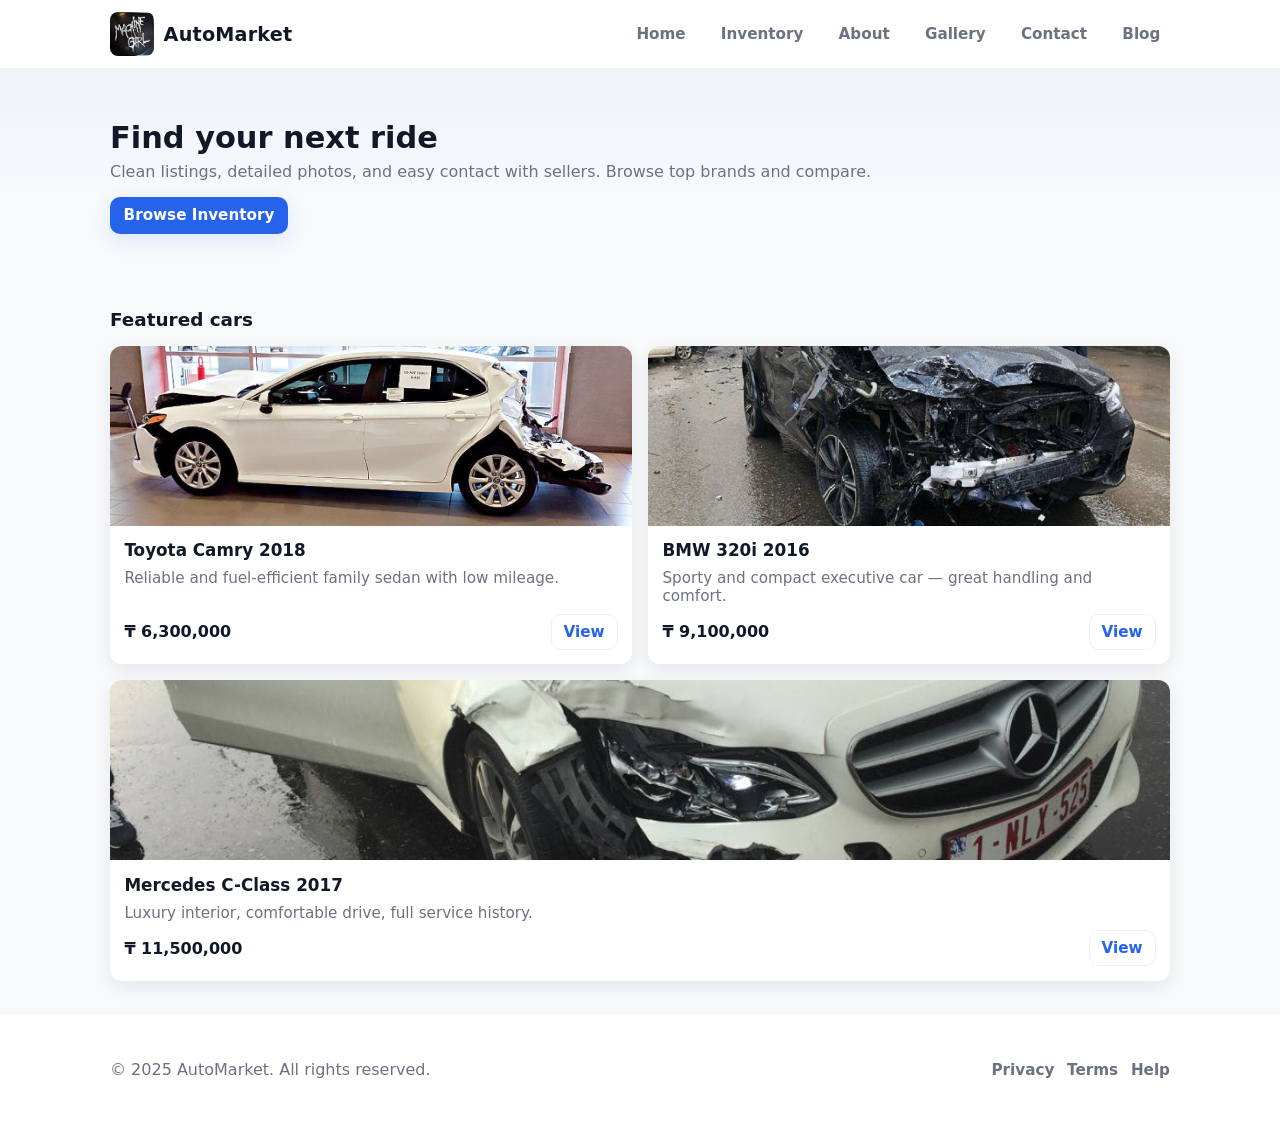
<file: index.html>
<!doctype html>
<html lang="en">
<head>
  <meta charset="utf-8" />
  <meta name="viewport" content="width=device-width,initial-scale=1" />
  <title>AutoMarket — Home</title>
  <link rel="stylesheet" href="styles.css" />
</head>
<body>

  
  <header class="site-header">
    <div class="container header-inner">
      
      <a href="index.html" class="logo" aria-label="AutoMarket home">
        <img src="logo.jpeg" alt="AutoMarket logo" class="logo-img" />
        <span class="logo-text">AutoMarket</span>
      </a>


      <nav class="nav" aria-label="Main navigation">
        <ul class="nav-list">
          <li><a href="index.html">Home</a></li>
          <li><a href="page2.html">Inventory</a></li>
          <li><a href="page3.html">About</a></li>
          <li><a href="page4.html">Gallery</a></li>
          <li><a href="page5.html">Contact</a></li>
          <li><a href="page6.html">Blog</a></li>
        </ul>
      </nav>
    </div>
  </header>

  <section class="hero">
    <div class="container">
      <h1>Find your next ride</h1>
      <p class="lead">Clean listings, detailed photos, and easy contact with sellers. Browse top brands and compare.</p>
      <a class="btn btn-primary" href="page2.html">Browse Inventory</a>
    </div>
  </section>


  <section class="container cards-section" aria-label="Featured cars">
    <h2 class="section-title">Featured cars</h2>

    <div class="cards-row" role="list">
      
      <article class="card" role="listitem">
        <img src="camry.jpg" alt="Toyota Camry front view" class="card-img" />
        <div class="card-body">
          <h3 class="card-title">Toyota Camry 2018</h3>
          <p class="card-text">Reliable and fuel-efficient family sedan with low mileage.</p>
          <div class="card-footer">
            <span class="price">₸ 6,300,000</span>
            <a class="btn btn-outline" href="#">View</a>
          </div>
        </div>
      </article>

      <article class="card" role="listitem">
        <img src="bmw.jpg" alt="BMW front view" class="card-img" />
        <div class="card-body">
          <h3 class="card-title">BMW 320i 2016</h3>
          <p class="card-text">Sporty and compact executive car — great handling and comfort.</p>
          <div class="card-footer">
            <span class="price">₸ 9,100,000</span>
            <a class="btn btn-outline" href="#">View</a>
          </div>
        </div>
      </article>

      <article class="card" role="listitem">
        <img src="mercedes.jpg" alt="Mercedes front view" class="card-img" />
        <div class="card-body">
          <h3 class="card-title">Mercedes C-Class 2017</h3>
          <p class="card-text">Luxury interior, comfortable drive, full service history.</p>
          <div class="card-footer">
            <span class="price">₸ 11,500,000</span>
            <a class="btn btn-outline" href="#">View</a>
          </div>
        </div>
      </article>
    </div>
  </section>

  <footer class="site-footer">
    <div class="container footer-inner">
      <p>© 2025 AutoMarket. All rights reserved.</p>
      <div class="footer-links">
        <a href="#">Privacy</a>
        <a href="#">Terms</a>
        <a href="#">Help</a>
      </div>
    </div>
  </footer>

</body>
</html>
</file>
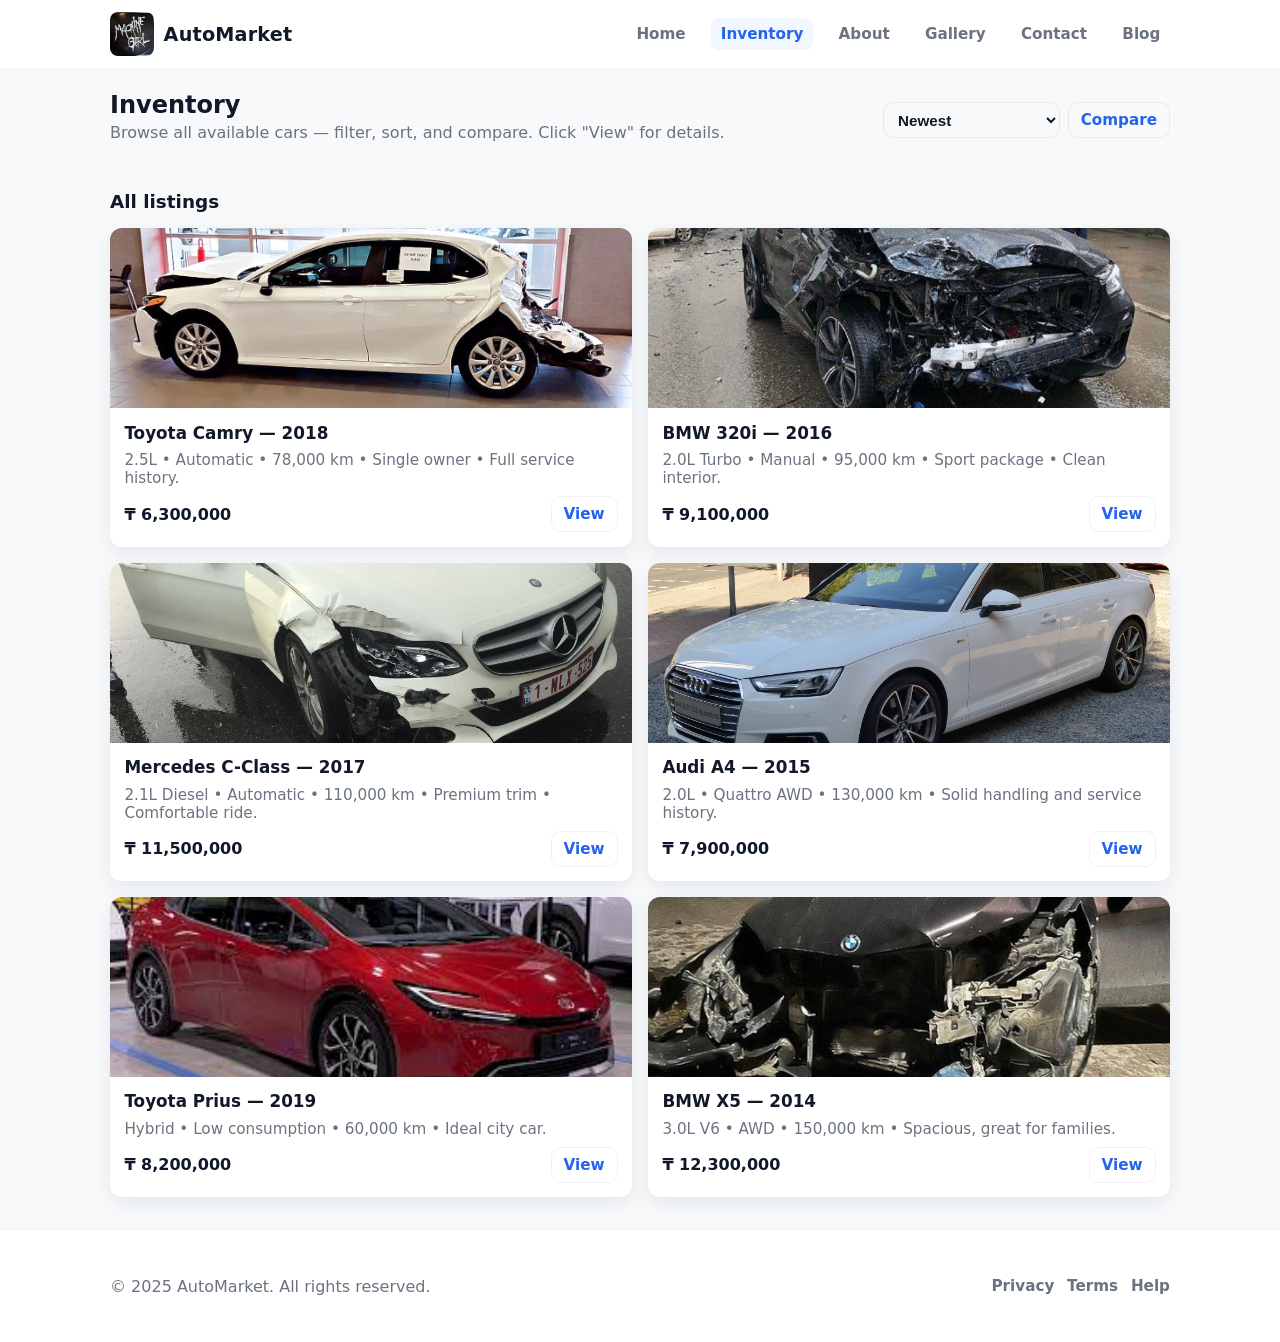
<file: page2.html>
<!doctype html>
<html lang="en">
<head>
  <meta charset="utf-8" />
  <meta name="viewport" content="width=device-width,initial-scale=1" />
  <title>AutoMarket — Inventory</title>
  <link rel="stylesheet" href="styles.css" />
</head>
<body>

  <header class="site-header">
    <div class="container header-inner">
      <a href="index.html" class="logo" aria-label="AutoMarket home">
        <img src="logo.jpeg" alt="AutoMarket logo" class="logo-img" />
        <span class="logo-text">AutoMarket</span>
      </a>

      <nav class="nav" aria-label="Main navigation">
        <ul class="nav-list">
          <li><a href="index.html">Home</a></li>
          <li><a class="active" href="page2.html">Inventory</a></li>
          <li><a href="page3.html">About</a></li>
          <li><a href="page4.html">Gallery</a></li>
          <li><a href="page5.html">Contact</a></li>
          <li><a href="page6.html">Blog</a></li>
        </ul>
      </nav>
    </div>
  </header>

  <section class="container" style="padding-top:1.25rem;">
    <div style="display:flex;align-items:center;justify-content:space-between;gap:1rem;flex-wrap:wrap;">
      <div>
        <h1 style="margin:.15rem 0 0;">Inventory</h1>
        <p class="lead" style="margin: .2rem 0 .6rem;">Browse all available cars — filter, sort, and compare. Click "View" for details.</p>
      </div>

      <div style="display:flex;gap:.5rem;align-items:center;">
        <select aria-label="Sort inventory" class="btn" style="padding:.45rem .6rem;border-radius:10px;border:1px solid rgba(15,23,42,0.06);font-weight:600;">
          <option value="recent">Newest</option>
          <option value="price-low">Price: Low → High</option>
          <option value="price-high">Price: High → Low</option>
          <option value="mileage">Lowest mileage</option>
        </select>
        <a class="btn btn-outline" href="#">Compare</a>
      </div>
    </div>
  </section>

  <main class="container cards-section" aria-label="Car listings">
    <h2 class="section-title">All listings</h2>

    <div class="cards-row" role="list">

      <article class="card" role="listitem">
        <img src="camry.jpg" alt="Toyota Camry 2018" class="card-img" />
        <div class="card-body">
          <h3 class="card-title">Toyota Camry — 2018</h3>
          <p class="card-text">2.5L • Automatic • 78,000 km • Single owner • Full service history.</p>
          <div class="card-footer">
            <span class="price">₸ 6,300,000</span>
            <a class="btn btn-outline" href="#">View</a>
          </div>
        </div>
      </article>


      <article class="card" role="listitem">
        <img src="bmw.jpg" alt="BMW 320i 2016" class="card-img" />
        <div class="card-body">
          <h3 class="card-title">BMW 320i — 2016</h3>
          <p class="card-text">2.0L Turbo • Manual • 95,000 km • Sport package • Clean interior.</p>
          <div class="card-footer">
            <span class="price">₸ 9,100,000</span>
            <a class="btn btn-outline" href="#">View</a>
          </div>
        </div>
      </article>


      <article class="card" role="listitem">
        <img src="mercedes.jpg" alt="Mercedes C-Class 2017" class="card-img" />
        <div class="card-body">
          <h3 class="card-title">Mercedes C-Class — 2017</h3>
          <p class="card-text">2.1L Diesel • Automatic • 110,000 km • Premium trim • Comfortable ride.</p>
          <div class="card-footer">
            <span class="price">₸ 11,500,000</span>
            <a class="btn btn-outline" href="#">View</a>
          </div>
        </div>
      </article>


      <article class="card" role="listitem">
        <img src="audi.jpeg" alt="Audi A4 2015" class="card-img" />
        <div class="card-body">
          <h3 class="card-title">Audi A4 — 2015</h3>
          <p class="card-text">2.0L • Quattro AWD • 130,000 km • Solid handling and service history.</p>
          <div class="card-footer">
            <span class="price">₸ 7,900,000</span>
            <a class="btn btn-outline" href="#">View</a>
          </div>
        </div>
      </article>


      <article class="card" role="listitem">
        <img src="prius.jpeg" alt="Toyota Prius 2019" class="card-img" />
        <div class="card-body">
          <h3 class="card-title">Toyota Prius — 2019</h3>
          <p class="card-text">Hybrid • Low consumption • 60,000 km • Ideal city car.</p>
          <div class="card-footer">
            <span class="price">₸ 8,200,000</span>
            <a class="btn btn-outline" href="#">View</a>
          </div>
        </div>
      </article>


      <article class="card" role="listitem">
        <img src="x5.jpg" alt="BMW X5 2014" class="card-img" />
        <div class="card-body">
          <h3 class="card-title">BMW X5 — 2014</h3>
          <p class="card-text">3.0L V6 • AWD • 150,000 km • Spacious, great for families.</p>
          <div class="card-footer">
            <span class="price">₸ 12,300,000</span>
            <a class="btn btn-outline" href="#">View</a>
          </div>
        </div>
      </article>
    </div>
  </main>


  <footer class="site-footer">
    <div class="container footer-inner">
      <p>© 2025 AutoMarket. All rights reserved.</p>
      <div class="footer-links">
        <a href="#">Privacy</a>
        <a href="#">Terms</a>
        <a href="#">Help</a>
      </div>
    </div>
  </footer>

</body>
</html>
</file>
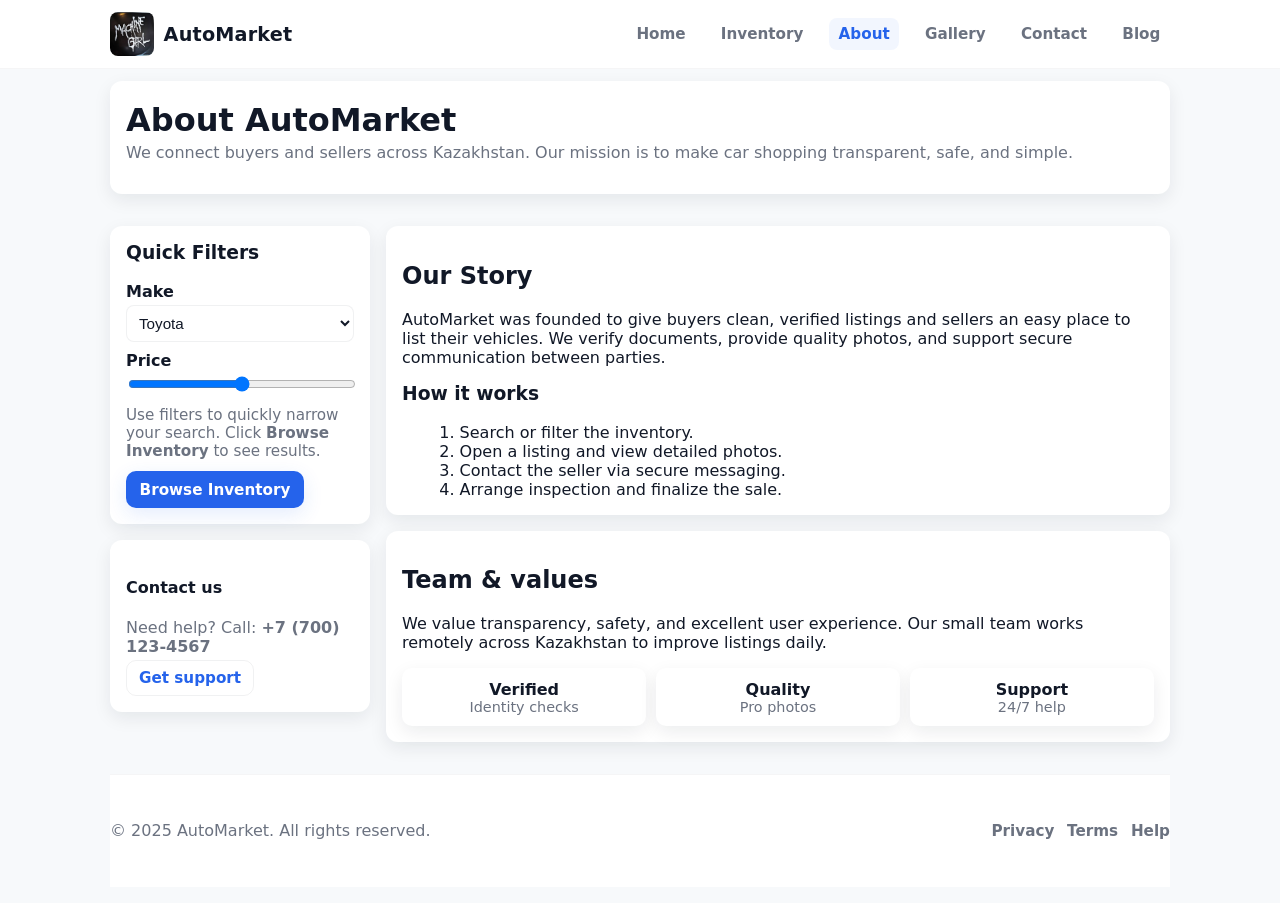
<file: page3.html>
<!doctype html>
<html lang="en">
<head>
  <meta charset="utf-8" />
  <meta name="viewport" content="width=device-width,initial-scale=1" />
  <title>AutoMarket — About (Grid layout)</title>
  <link rel="stylesheet" href="styles.css" />
  <style>
    
    .grid-page {
      display: grid;
      grid-template-columns: 260px 1fr;
      grid-template-rows: auto 1fr auto;
      grid-template-areas:
        "header header"
        "sidebar main"
        "footer footer";
      gap: 1rem;
      min-height: calc(100vh - 72px);
      align-items: start;
      padding-top: .75rem;
    }

    .grid-header { grid-area: header; background:transparent; padding:0; }
    .grid-sidebar { grid-area: sidebar; }
    .grid-main { grid-area: main; }
    .grid-footer { grid-area: footer; }

    .sidebar-card {
      background: white;
      border-radius: 12px;
      padding: 1rem;
      box-shadow: var(--surface-shadow);
    }
    .sidebar-card h3 { margin-top: 0; }

    .about-hero {
      background: white;
      border-radius: 12px;
      padding: 1rem;
      box-shadow: var(--surface-shadow);
      margin-bottom:1rem;
    }

    @media (max-width: 880px) {
      .grid-page {
        grid-template-columns: 1fr;
        grid-template-rows: auto auto 1fr auto;
        grid-template-areas:
          "header"
          "main"
          "sidebar"
          "footer";
      }
      .grid-sidebar { order: 3; }
    }
  </style>
</head>
<body>


  <header class="site-header">
    <div class="container header-inner">
      <a href="index.html" class="logo" aria-label="AutoMarket home">
        <img src="logo.jpeg" alt="AutoMarket logo" class="logo-img" />
        <span class="logo-text">AutoMarket</span>
      </a>

      <nav class="nav" aria-label="Main navigation">
        <ul class="nav-list">
          <li><a href="index.html">Home</a></li>
          <li><a href="page2.html">Inventory</a></li>
          <li><a class="active" href="page3.html">About</a></li>
          <li><a href="page4.html">Gallery</a></li>
          <li><a href="page5.html">Contact</a></li>
          <li><a href="page6.html">Blog</a></li>
        </ul>
      </nav>
    </div>
  </header>


  <div class="container grid-page" role="main">

    <div class="grid-header">
      <div class="about-hero">
        <h1 style="margin:.25rem 0;">About AutoMarket</h1>
        <p class="lead">We connect buyers and sellers across Kazakhstan. Our mission is to make car shopping transparent, safe, and simple.</p>
      </div>
    </div>


    <aside class="grid-sidebar">
      <div class="sidebar-card" aria-labelledby="sidebar-title">
        <h3 id="sidebar-title">Quick Filters</h3>
        <form>
          <label style="display:block;margin:.35rem 0 0.25rem;font-weight:700;">Make</label>
          <select style="width:100%;padding:.5rem;border-radius:8px;border:1px solid rgba(15,23,42,0.06);">
            <option>Toyota</option><option>BMW</option><option>Mercedes</option><option>Audi</option>
          </select>

          <label style="display:block;margin:.6rem 0 0.25rem;font-weight:700;">Price</label>
          <input type="range" min="0" max="20000000" value="10000000" style="width:100%">

          <p style="margin:.6rem 0 0;color:var(--muted);font-size:.95rem;">
            Use filters to quickly narrow your search. Click <strong>Browse Inventory</strong> to see results.
          </p>

          <a class="btn btn-primary" href="page2.html" style="margin-top:.7rem;display:inline-block;">Browse Inventory</a>
        </form>
      </div>

      <div style="height:1rem;"></div>

      <div class="sidebar-card">
        <h4>Contact us</h4>
        <p style="margin:.25rem 0;color:var(--muted);">Need help? Call: <strong>+7 (700) 123-4567</strong></p>
        <a class="btn btn-outline" href="page5.html">Get support</a>
      </div>
    </aside>


    <section class="grid-main">
      <article class="about-hero">
        <h2>Our Story</h2>
        <p>
          AutoMarket was founded to give buyers clean, verified listings and sellers an easy place to list their vehicles.
          We verify documents, provide quality photos, and support secure communication between parties.
        </p>

        <h3 style="margin-top:1rem;">How it works</h3>
        <ol style="margin: .4rem 0 0 1.1rem;">
          <li>Search or filter the inventory.</li>
          <li>Open a listing and view detailed photos.</li>
          <li>Contact the seller via secure messaging.</li>
          <li>Arrange inspection and finalize the sale.</li>
        </ol>
      </article>

      <article class="about-hero">
        <h2>Team & values</h2>
        <p>We value transparency, safety, and excellent user experience. Our small team works remotely across Kazakhstan to improve listings daily.</p>

        <div style="display:grid;grid-template-columns:repeat(3,1fr);gap:.6rem;margin-top:.8rem;">
          <div style="background:white;border-radius:10px;padding:.7rem;box-shadow:var(--surface-shadow);text-align:center;">
            <strong>Verified</strong><div style="color:var(--muted);font-size:.9rem;">Identity checks</div>
          </div>
          <div style="background:white;border-radius:10px;padding:.7rem;box-shadow:var(--surface-shadow);text-align:center;">
            <strong>Quality</strong><div style="color:var(--muted);font-size:.9rem;">Pro photos</div>
          </div>
          <div style="background:white;border-radius:10px;padding:.7rem;box-shadow:var(--surface-shadow);text-align:center;">
            <strong>Support</strong><div style="color:var(--muted);font-size:.9rem;">24/7 help</div>
          </div>
        </div>
      </article>
    </section>


    <div class="grid-footer">
      <div class="site-footer" style="margin-top:0;">
        <div class="container footer-inner" style="padding-left:0;padding-right:0;">
          <p>© 2025 AutoMarket. All rights reserved.</p>
          <div class="footer-links">
            <a href="#">Privacy</a>
            <a href="#">Terms</a>
            <a href="#">Help</a>
          </div>
        </div>
      </div>
    </div>

  </div>

</body>
</html>
</file>
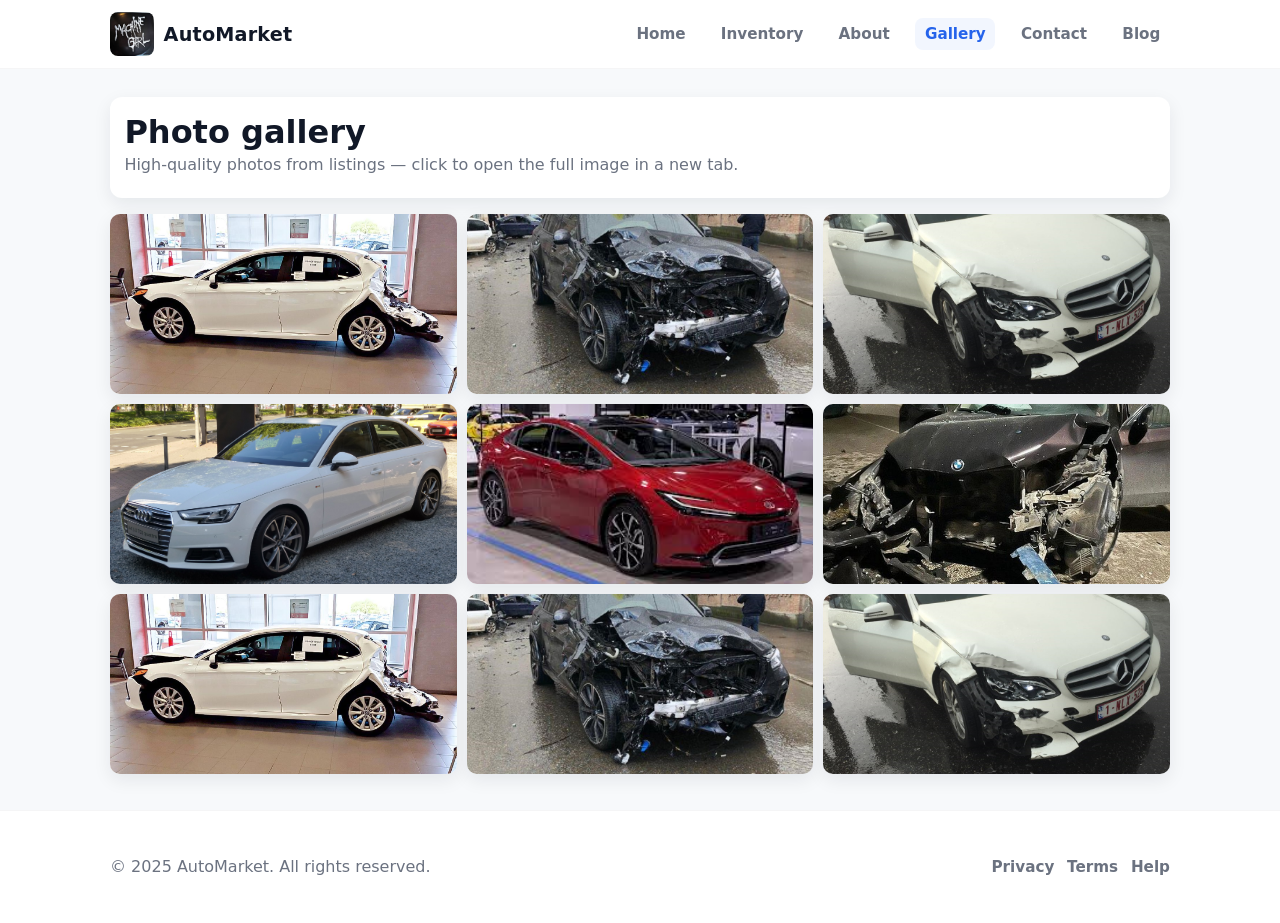
<file: page4.html>
<!doctype html>
<html lang="en">
<head>
  <meta charset="utf-8" />
  <meta name="viewport" content="width=device-width,initial-scale=1" />
  <title>AutoMarket — Gallery</title>
  <link rel="stylesheet" href="styles.css" />
  <style>
    .gallery-hero {
      margin: .75rem 0 1rem;
      padding: .9rem;
      background: white;
      border-radius: 12px;
      box-shadow: var(--surface-shadow);
    }

    .gallery-grid {
      display: grid;
      gap: 10px;
      grid-template-columns: repeat(3, 1fr);
      grid-auto-rows: 180px;
    }

    .gallery-item {
      position: relative;
      overflow: hidden;
      border-radius: 10px;
      background: #fff;
      box-shadow: var(--surface-shadow);
      text-decoration: none;
      color: inherit;
    }

    .gallery-item img {
      width:100%;
      height:100%;
      object-fit: cover;
      display:block;
      transition: transform .4s ease;
    }

    .gallery-caption {
      position: absolute;
      left:0;right:0;bottom:0;
      padding:.6rem;
      background: linear-gradient(0deg, rgba(2,6,23,0.6), transparent);
      color: #fff;
      transform:translateY(100%);
      transition: transform .28s ease;
      font-weight:700;
      font-size:.95rem;
    }

    .gallery-item:hover img { transform: scale(1.07); }
    .gallery-item:hover .gallery-caption { transform: translateY(0%); }

    @media (max-width: 880px) {
      .gallery-grid { grid-template-columns: repeat(2, 1fr); grid-auto-rows: 160px; }
    }
    @media (max-width: 480px) {
      .gallery-grid { grid-template-columns: 1fr; grid-auto-rows: 220px; }
    }
  </style>
</head>
<body>


  <header class="site-header">
    <div class="container header-inner">
      <a href="index.html" class="logo" aria-label="AutoMarket home">
        <img src="logo.jpeg" alt="AutoMarket logo" class="logo-img" />
        <span class="logo-text">AutoMarket</span>
      </a>

      <nav class="nav" aria-label="Main navigation">
        <ul class="nav-list">
          <li><a href="index.html">Home</a></li>
          <li><a href="page2.html">Inventory</a></li>
          <li><a href="page3.html">About</a></li>
          <li><a class="active" href="page4.html">Gallery</a></li>
          <li><a href="page5.html">Contact</a></li>
          <li><a href="page6.html">Blog</a></li>
        </ul>
      </nav>
    </div>
  </header>

  <main class="container" style="padding-top:1rem;">
    <div class="gallery-hero">
      <h1 style="margin:.1rem 0;">Photo gallery</h1>
      <p class="lead" style="margin:.25rem 0 .6rem;">High-quality photos from listings — click to open the full image in a new tab.</p>
    </div>


    <section class="gallery-grid" aria-label="Car image gallery">
      <a class="gallery-item" href="camry.jpg" target="_blank" rel="noopener">
        <img src="camry.jpg" alt="Toyota Camry — front view">
        <div class="gallery-caption">Toyota Camry — 2018</div>
      </a>

      <a class="gallery-item" href="bmw.jpg" target="_blank" rel="noopener">
        <img src="bmw.jpg" alt="BMW — front view">
        <div class="gallery-caption">BMW 320i — 2016</div>
      </a>

      <a class="gallery-item" href="mercedes.jpg" target="_blank" rel="noopener">
        <img src="mercedes.jpg" alt="Mercedes — front view">
        <div class="gallery-caption">Mercedes C-Class — 2017</div>
      </a>

      <a class="gallery-item" href="audi.jpg" target="_blank" rel="noopener">
        <img src="audi.jpeg" alt="Audi — front view">
        <div class="gallery-caption">Audi A4 — 2015</div>
      </a>

      <a class="gallery-item" href="prius.jpg" target="_blank" rel="noopener">
        <img src="prius.jpeg" alt="Toyota Prius — side view">
        <div class="gallery-caption">Toyota Prius — 2019</div>
      </a>

      <a class="gallery-item" href="x5.jpg" target="_blank" rel="noopener">
        <img src="x5.jpg" alt="BMW X5 — side view">
        <div class="gallery-caption">BMW X5 — 2014</div>
      </a>

      <a class="gallery-item" href="camry.jpg" target="_blank" rel="noopener">
        <img src="camry.jpg" alt="Car photo 7">
        <div class="gallery-caption">Camry — Interior</div>
      </a>

      <a class="gallery-item" href="bmw.jpg" target="_blank" rel="noopener">
        <img src="bmw.jpg" alt="Car photo 8">
        <div class="gallery-caption">BMW — Interior</div>
      </a>

      <a class="gallery-item" href="mercedes.jpg" target="_blank" rel="noopener">
        <img src="mercedes.jpg" alt="Car photo 9">
        <div class="gallery-caption">Mercedes — Detail</div>
      </a>
    </section>
  </main>


  <footer class="site-footer" style="margin-top:1.25rem;">
    <div class="container footer-inner">
      <p>© 2025 AutoMarket. All rights reserved.</p>
      <div class="footer-links">
        <a href="#">Privacy</a>
        <a href="#">Terms</a>
        <a href="#">Help</a>
      </div>
    </div>
  </footer>

</body>
</html>
</file>
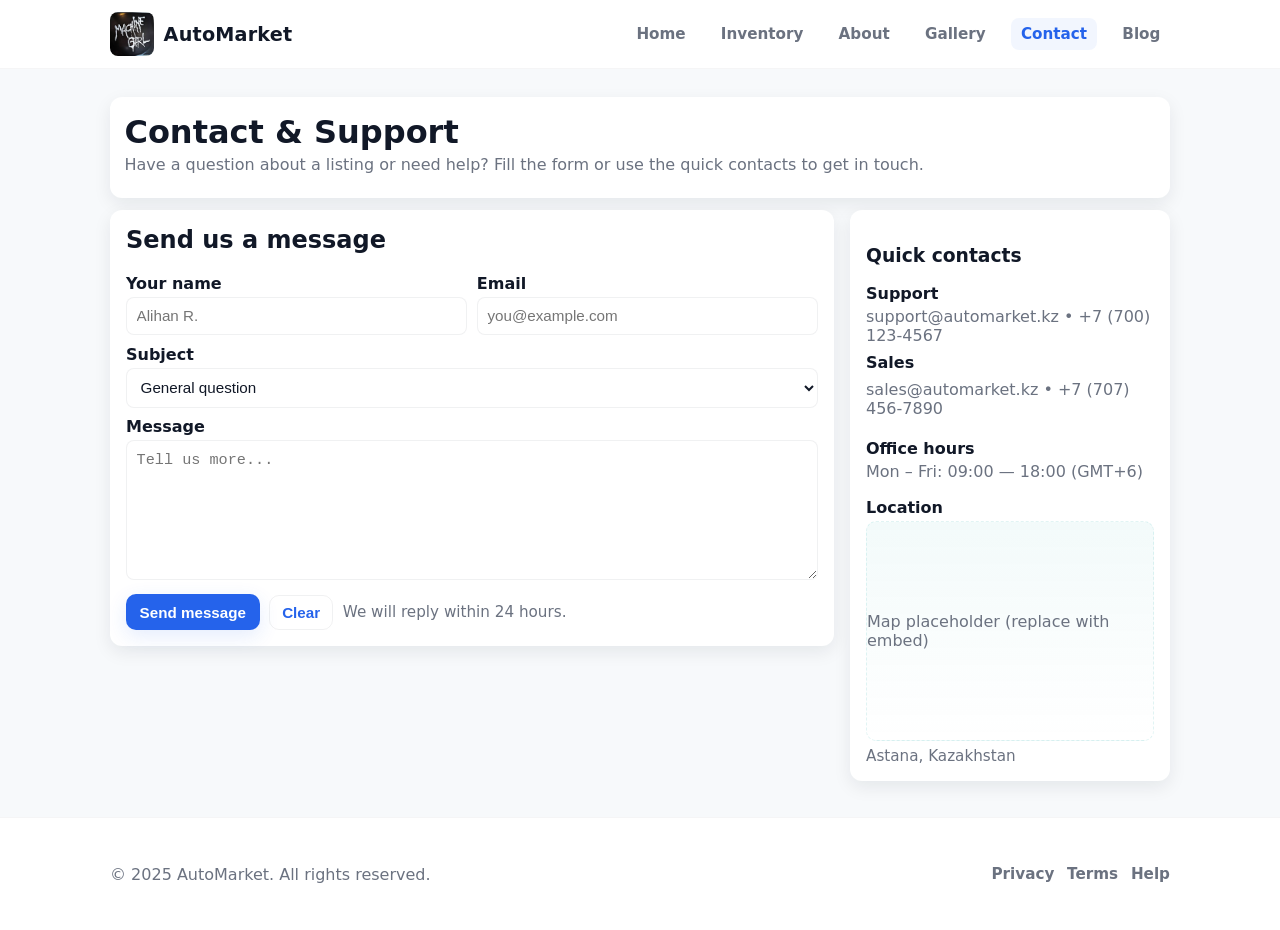
<file: page5.html>
<!doctype html>
<html lang="en">
<head>
  <meta charset="utf-8" />
  <meta name="viewport" content="width=device-width,initial-scale=1" />
  <title>AutoMarket — Contact</title>
  <link rel="stylesheet" href="styles.css" />
  <style>
    .contact-hero { margin:.75rem 0; padding:.9rem; background:white; border-radius:12px; box-shadow:var(--surface-shadow); }
    .contact-grid {
      display: grid;
      grid-template-columns: 1fr 320px;
      gap: 1rem;
      align-items:start;
    }
    .contact-card { background:white; padding:1rem; border-radius:12px; box-shadow:var(--surface-shadow); }
    .form-row { display:flex; gap:.6rem; flex-wrap:wrap; }
    .form-row > * { flex:1 1 120px; }
    label { display:block; font-weight:700; margin-bottom:.25rem; }
    input[type="text"], input[type="email"], textarea, select {
      width:100%; padding:.6rem; border-radius:8px; border:1px solid rgba(15,23,42,0.06); font-size:.95rem;
    }
    textarea { min-height:140px; resize:vertical; }
    .map-placeholder {
      height: 220px;
      border-radius:10px;
      display:flex;
      align-items:center;
      justify-content:center;
      color:var(--muted);
      background: linear-gradient(180deg, rgba(14,165,164,0.05), transparent);
      border:1px dashed rgba(14,165,164,0.12);
    }

    @media (max-width: 880px) {
      .contact-grid { grid-template-columns: 1fr; }
      .map-placeholder { height:160px; }
    }
  </style>
</head>
<body>

  <header class="site-header">
    <div class="container header-inner">
      <a href="index.html" class="logo" aria-label="AutoMarket home">
        <img src="logo.jpeg" alt="AutoMarket logo" class="logo-img" />
        <span class="logo-text">AutoMarket</span>
      </a>

      <nav class="nav" aria-label="Main navigation">
        <ul class="nav-list">
          <li><a href="index.html">Home</a></li>
          <li><a href="page2.html">Inventory</a></li>
          <li><a href="page3.html">About</a></li>
          <li><a href="page4.html">Gallery</a></li>
          <li><a class="active" href="page5.html">Contact</a></li>
          <li><a href="page6.html">Blog</a></li>
        </ul>
      </nav>
    </div>
  </header>

  <main class="container" style="padding-top:1rem;">
    <div class="contact-hero">
      <h1 style="margin:.1rem 0;">Contact & Support</h1>
      <p class="lead" style="margin:.25rem 0 .6rem;">Have a question about a listing or need help? Fill the form or use the quick contacts to get in touch.</p>
    </div>

    <div class="contact-grid" role="region" aria-label="Contact area">

      <section class="contact-card" aria-labelledby="contact-form-title">
        <h2 id="contact-form-title" style="margin-top:0;">Send us a message</h2>


        <form id="contactForm" action="#" method="post" novalidate>
          <div class="form-row" style="margin-bottom:.6rem;">
            <div>
              <label for="name">Your name</label>
              <input id="name" name="name" type="text" placeholder="Alihan R." required />
            </div>
            <div>
              <label for="email">Email</label>
              <input id="email" name="email" type="email" placeholder="you@example.com" required />
            </div>
          </div>

          <div style="margin-bottom:.6rem;">
            <label for="subject">Subject</label>
            <select id="subject" name="subject" aria-label="Subject">
              <option>General question</option>
              <option>Listing issue</option>
              <option>Report seller</option>
              <option>Partnership</option>
            </select>
          </div>

          <div style="margin-bottom:.6rem;">
            <label for="message">Message</label>
            <textarea id="message" name="message" placeholder="Tell us more..." required></textarea>
          </div>

          <div style="display:flex;gap:.6rem;align-items:center;flex-wrap:wrap;">
            <button type="submit" class="btn btn-primary">Send message</button>
            <button type="reset" class="btn btn-outline">Clear</button>
            <span style="color:var(--muted);font-size:.95rem;">We will reply within 24 hours.</span>
          </div>
        </form>
      </section>


      <aside class="contact-card" aria-labelledby="quick-contact">
        <h3 id="quick-contact">Quick contacts</h3>

        <p style="margin:.25rem 0;font-weight:700;">Support</p>
        <p style="margin:.1rem 0;color:var(--muted);">support@automarket.kz • +7 (700) 123-4567</p>

        <p style="margin:.5rem 0;font-weight:700;">Sales</p>
        <p style="margin:.1rem 0;color:var(--muted);">sales@automarket.kz • +7 (707) 456-7890</p>

        <div style="height: .6rem;"></div>

        <div style="margin-top:.6rem;">
          <p style="margin:.25rem 0;font-weight:700;">Office hours</p>
          <p style="margin:0;color:var(--muted);">Mon – Fri: 09:00 — 18:00 (GMT+6)</p>
        </div>

        <div style="height: .8rem;"></div>

        <div>
          <p style="margin:.25rem 0;font-weight:700;">Location</p>
          <div class="map-placeholder" role="img" aria-label="Map placeholder">Map placeholder (replace with embed)</div>
          <p style="margin:.4rem 0 0;color:var(--muted);font-size:.95rem;">Astana, Kazakhstan</p>
        </div>
      </aside>
    </div>
  </main>


  <footer class="site-footer" style="margin-top:1.25rem;">
    <div class="container footer-inner">
      <p>© 2025 AutoMarket. All rights reserved.</p>
      <div class="footer-links">
        <a href="#">Privacy</a>
        <a href="#">Terms</a>
        <a href="#">Help</a>
      </div>
    </div>
  </footer>

</body>
</html>
</file>
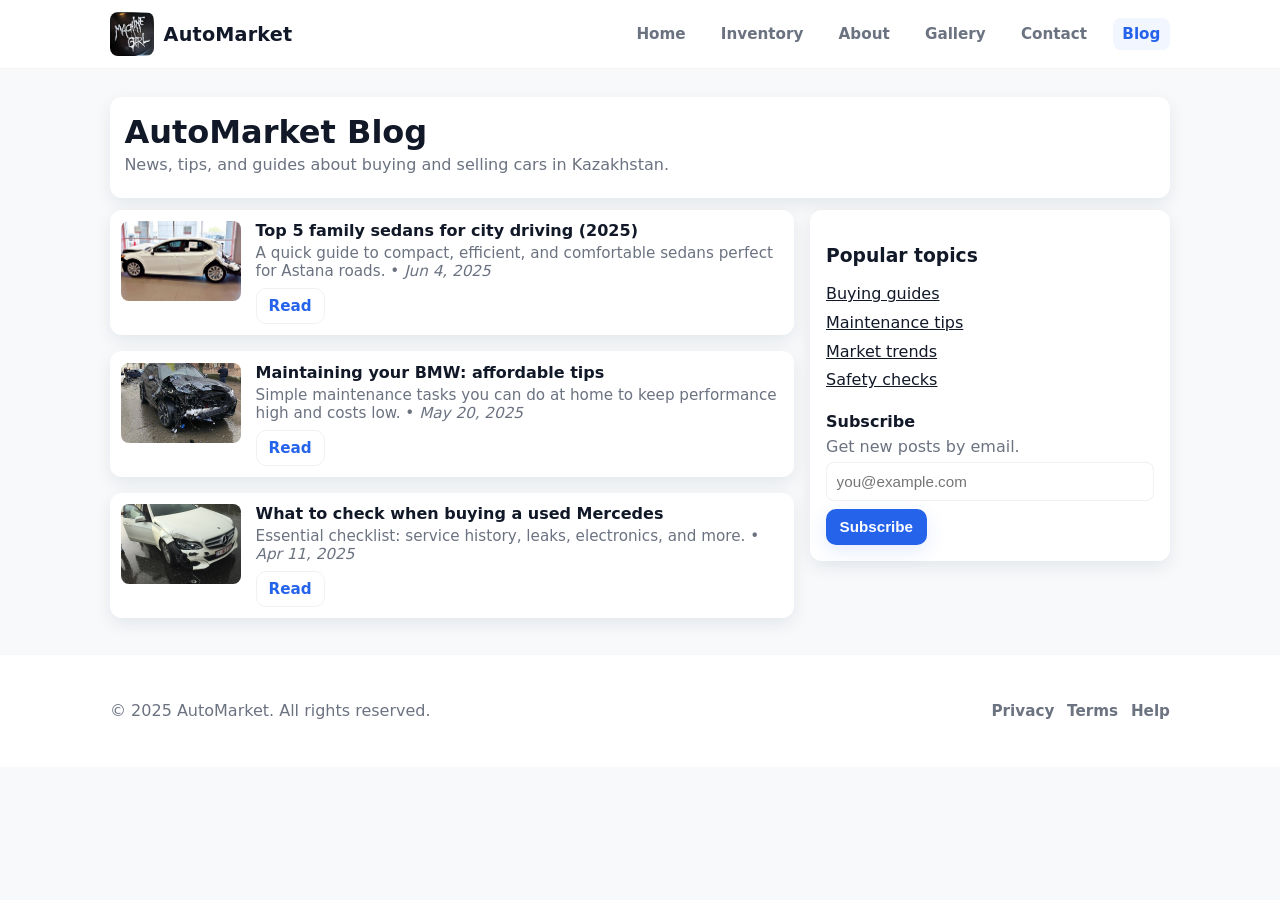
<file: page6.html>
<!doctype html>
<html lang="en">
<head>
  <meta charset="utf-8" />
  <meta name="viewport" content="width=device-width,initial-scale=1" />
  <title>AutoMarket — Blog</title>
  <link rel="stylesheet" href="styles.css" />
  <style>
    .blog-hero { margin:.75rem 0; padding:.9rem; background:white; border-radius:12px; box-shadow:var(--surface-shadow); }
    .blog-grid {
      display: grid;
      grid-template-columns: 1fr 360px;
      gap: 1rem;
      align-items:start;
    }

    .posts {
      display:flex;
      flex-direction:column;
      gap:1rem;
    }

    .post {
      display:flex;
      gap:.9rem;
      background:white;
      padding:.7rem;
      border-radius:12px;
      box-shadow:var(--surface-shadow);
      align-items:flex-start;
    }
    .post img { width:120px; height:80px; object-fit:cover; border-radius:8px; flex-shrink:0; }

    .post h3 { margin:0 0 .25rem; font-size:1rem; }
    .post p { margin:0; color:var(--muted); }

    .sidebar-card { background:white; padding:1rem; border-radius:12px; box-shadow:var(--surface-shadow); }

    @media (max-width: 880px) {
      .blog-grid { grid-template-columns: 1fr; }
      .post { flex-direction:column; }
      .post img { width:100%; height:160px; border-radius:10px; }
    }
  </style>
</head>
<body>


  <header class="site-header">
    <div class="container header-inner">
      <a href="index.html" class="logo" aria-label="AutoMarket home">
        <img src="logo.jpeg" alt="AutoMarket logo" class="logo-img" />
        <span class="logo-text">AutoMarket</span>
      </a>

      <nav class="nav" aria-label="Main navigation">
        <ul class="nav-list">
          <li><a href="index.html">Home</a></li>
          <li><a href="page2.html">Inventory</a></li>
          <li><a href="page3.html">About</a></li>
          <li><a href="page4.html">Gallery</a></li>
          <li><a href="page5.html">Contact</a></li>
          <li><a class="active" href="page6.html">Blog</a></li>
        </ul>
      </nav>
    </div>
  </header>

  <main class="container" style="padding-top:1rem;">
    <div class="blog-hero">
      <h1 style="margin:.1rem 0;">AutoMarket Blog</h1>
      <p class="lead" style="margin:.25rem 0 .6rem;">News, tips, and guides about buying and selling cars in Kazakhstan.</p>
    </div>

    <div class="blog-grid">
      <section class="posts" aria-label="Latest posts">

        <article class="post">
          <img src="camry.jpg" alt="Camry review">
          <div>
            <h3>Top 5 family sedans for city driving (2025)</h3>
            <p class="muted">A quick guide to compact, efficient, and comfortable sedans perfect for Astana roads. • <em>Jun 4, 2025</em></p>
            <div style="margin-top:.5rem;"><a class="btn btn-outline" href="#">Read</a></div>
          </div>
        </article>


        <article class="post">
          <img src="bmw.jpg" alt="BMW maintenance tips">
          <div>
            <h3>Maintaining your BMW: affordable tips</h3>
            <p class="muted">Simple maintenance tasks you can do at home to keep performance high and costs low. • <em>May 20, 2025</em></p>
            <div style="margin-top:.5rem;"><a class="btn btn-outline" href="#">Read</a></div>
          </div>
        </article>


        <article class="post">
          <img src="mercedes.jpg" alt="Mercedes buying advice">
          <div>
            <h3>What to check when buying a used Mercedes</h3>
            <p class="muted">Essential checklist: service history, leaks, electronics, and more. • <em>Apr 11, 2025</em></p>
            <div style="margin-top:.5rem;"><a class="btn btn-outline" href="#">Read</a></div>
          </div>
        </article>
      </section>


      <aside class="sidebar-card" aria-labelledby="sidebar-blog">
        <h3 id="sidebar-blog">Popular topics</h3>
        <ul style="list-style:none;padding:0;margin:0;display:flex;flex-direction:column;gap:.6rem;">
          <li><a href="#" class="nav-link">Buying guides</a></li>
          <li><a href="#" class="nav-link">Maintenance tips</a></li>
          <li><a href="#" class="nav-link">Market trends</a></li>
          <li><a href="#" class="nav-link">Safety checks</a></li>
        </ul>

        <div style="height: .8rem;"></div>

        <div style="margin-top:.6rem;">
          <h4 style="margin:0 0 .4rem;">Subscribe</h4>
          <p style="margin:0 0 .4rem;color:var(--muted);">Get new posts by email.</p>
          <form action="#" method="post">
            <input type="email" placeholder="you@example.com" style="width:100%;padding:.6rem;border-radius:8px;border:1px solid rgba(15,23,42,0.06);margin-bottom:.5rem;" required>
            <button class="btn btn-primary" type="submit">Subscribe</button>
          </form>
        </div>
      </aside>
    </div>
  </main>


  <footer class="site-footer" style="margin-top:1.25rem;">
    <div class="container footer-inner">
      <p>© 2025 AutoMarket. All rights reserved.</p>
      <div class="footer-links">
        <a href="#">Privacy</a>
        <a href="#">Terms</a>
        <a href="#">Help</a>
      </div>
    </div>
  </footer>

</body>
</html>
</file>
<file: styles.css>
/* ========== styles.css ========== */
/* Mobile-first shared stylesheet for all pages */
/* Contains global rules + merged page-specific rules (grid, gallery, contact, blog) */

/* ---- Variables ---- */
:root{
  --bg: #f7f9fb;
  --card-bg: #ffffff;
  --muted: #6b7280;
  --accent: #2563eb; /* blue */
  --accent-2: #0ea5a4;
  --surface-shadow: 0 6px 18px rgba(16,24,40,0.08);
  --surface-shadow-strong: 0 14px 40px rgba(16,24,40,0.12);
  --radius: 12px;
  --container-pad: 1rem;
  --max-width: 1100px;
  --gap: 1rem;
  --text: #111827;
  font-family: Inter, ui-sans-serif, system-ui, -apple-system, "Segoe UI", Roboto, "Helvetica Neue", Arial;
  color-scheme: light;
}

/* ---- Reset / Base ---- */
* { box-sizing: border-box; }
html,body { height:100%; margin:0; background:var(--bg); color:var(--text); -webkit-font-smoothing:antialiased; -moz-osx-font-smoothing:grayscale; }
img { max-width:100%; display:block; }
a { color: inherit; }

/* ---- Utilities ---- */
.container {
  width:100%;
  padding: 1rem;
  margin-left:auto;
  margin-right:auto;
  max-width: var(--max-width);
}

/* ---- Header / Navigation (Flexbox) ---- */
.site-header {
  background: white;
  border-bottom: 1px solid rgba(15,23,42,0.04);
  position: sticky;
  top: 0;
  z-index: 40;
}
.header-inner {
  display:flex;
  align-items:center;
  justify-content:space-between;
  gap: 1rem;
  padding: 0.75rem 0;
}

/* Logo */
.logo {
  display:flex;
  align-items:center;
  gap: .6rem;
  text-decoration:none;
  color: inherit;
}
.logo-img { width:44px; height:44px; object-fit:cover; border-radius:8px; }
.logo-text { font-weight:700; font-size:1.1rem; letter-spacing:0.2px; }

/* Nav list (Flexbox spacing + alignment) */
.nav-list {
  list-style:none;
  margin:0;
  padding:0;
  display:flex;
  gap:1rem; /* spacing between links */
  align-items:center; /* vertical centering */
  flex-wrap:wrap;
}
.nav-list a {
  display:inline-block;
  padding:.45rem .6rem;
  border-radius:8px;
  text-decoration:none;
  color:var(--muted);
  font-weight:600;
  font-size:.95rem;
}
.nav-list a:hover,
.nav-list a:focus,
.nav-list a.active {
  color:var(--accent);
  outline: none;
  background: rgba(37,99,235,0.06);
}

/* ---- Hero ---- */
.hero {
  padding:2.2rem 0;
  background: linear-gradient(180deg, rgba(37,99,235,0.04), transparent 60%);
}
.hero h1 { margin:0 0 .4rem; font-size:1.6rem; }
.lead { margin:0 0 1rem; color:var(--muted); }

/* ---- Buttons ---- */
.btn {
  display:inline-flex;
  align-items:center;
  gap:.5rem;
  text-decoration:none;
  padding:.6rem .85rem;
  border-radius:10px;
  font-weight:700;
  font-size:.95rem;
  cursor:pointer;
  border: none;
  background: transparent;
}
.btn-primary {
  background:var(--accent);
  color:white;
  box-shadow: 0 6px 20px rgba(37,99,235,0.12);
}
.btn-outline {
  border:1px solid rgba(15,23,42,0.06);
  background:transparent;
  padding:.5rem .75rem;
  color:var(--accent);
}

/* ---- Section title ---- */
.section-title { margin: .5rem 0 1rem; font-size:1.15rem; }

/* ==== Cards Row (Flexbox) ==== */
.cards-section { padding: 1rem 0 2rem; }
.cards-row {
  display:flex;
  gap: 1rem;       /* consistent gaps between cards */
  flex-wrap:wrap;  /* wrap on small screens */
  align-items: stretch; /* ensure equal height by stretching */
}

/* Card */
.card {
  background: var(--card-bg);
  border-radius: var(--radius);
  overflow: hidden;
  box-shadow: var(--surface-shadow);
  display:flex;
  flex-direction:column;
  min-width: 220px;
  flex: 1 1 calc(33.333% - 0.66rem); /* three cards per row on desktop */
  transition: transform .22s ease, box-shadow .22s ease;
}

/* Hover effect: lift + shadow */
.card:hover,
.card:focus-within {
  transform: translateY(-6px) scale(1.01);
  box-shadow: var(--surface-shadow-strong);
}

/* Card image */
.card-img {
  width:100%;
  height:170px;
  object-fit:cover;
  display:block;
}

/* Card body uses flex to push footer to bottom for equal heights */
.card-body {
  padding: 0.9rem;
  display:flex;
  flex-direction:column;
  gap: .55rem;
  flex: 1 1 auto;
}
.card-title { margin:0; font-size:1.05rem; }
.card-text { margin:0; color:var(--muted); font-size:.95rem; }

/* Card footer aligned bottom */
.card-footer {
  margin-top:auto; /* pushes footer to the bottom */
  display:flex;
  align-items:center;
  justify-content:space-between;
  gap: .5rem;
}
.price {
  font-weight:800;
  color:#0f172a;
}

/* ---- Features small grid ---- */
.features {
  display:grid;
  gap:1rem;
  margin: 1.5rem 0;
}
.feature { background:white; padding:1rem; border-radius:10px; box-shadow: var(--surface-shadow); }
.feature h4 { margin:0 0 .4rem; }

/* ---- Footer ---- */
.site-footer { background: #ffffff; border-top: 1px solid rgba(15,23,42,0.04); padding: .9rem 0; }
.footer-inner { display:flex; gap:1rem; align-items:center; justify-content:space-between; flex-wrap:wrap; color:var(--muted); }
.footer-links { display:flex; gap:.8rem; align-items:center; }
.footer-links a { color:var(--muted); text-decoration:none; font-weight:600; font-size:.95rem; }
.footer-links a:hover { color:var(--accent); }

/* ---- Accessibility focus ---- */
a:focus, button:focus, input:focus, select:focus, textarea:focus {
  outline: 3px solid rgba(37,99,235,0.12);
  outline-offset: 3px;
  border-radius:6px;
}

/* ============================
   Page-specific & layout rules
   (merged: grid, gallery, contact, blog)
   ============================ */

/* ---- Page3: Grid layout (header/sidebar/main/footer) ---- */
.grid-page {
  display: grid;
  grid-template-columns: 260px 1fr;
  grid-template-rows: auto 1fr auto;
  grid-template-areas:
    "header header"
    "sidebar main"
    "footer footer";
  gap: 1rem;
  min-height: calc(100vh - 72px);
  align-items: start;
  padding-top: .75rem;
}
.grid-header { grid-area: header; background:transparent; padding:0; }
.grid-sidebar { grid-area: sidebar; }
.grid-main { grid-area: main; }
.grid-footer { grid-area: footer; }

/* small card style used in sidebar/main */
.sidebar-card, .about-hero, .contact-card, .sidebar-card, .blog-hero {
  background: white;
  border-radius: 12px;
  padding: 1rem;
  box-shadow: var(--surface-shadow);
}

/* ---- Page4: Gallery (grid + overlay caption) ---- */
.gallery-hero {
  margin: .75rem 0 1rem;
}
.gallery-grid {
  display: grid;
  gap: 10px;
  grid-template-columns: repeat(3, 1fr);
  grid-auto-rows: 180px;
}
.gallery-item {
  position: relative;
  overflow: hidden;
  border-radius: 10px;
  background: #fff;
  box-shadow: var(--surface-shadow);
  text-decoration: none;
  color: inherit;
}
.gallery-item img {
  width:100%;
  height:100%;
  object-fit: cover;
  display:block;
  transition: transform .4s ease;
}
.gallery-caption {
  position: absolute;
  left:0;right:0;bottom:0;
  padding:.6rem;
  background: linear-gradient(0deg, rgba(2,6,23,0.6), transparent);
  color: #fff;
  transform:translateY(100%);
  transition: transform .28s ease;
  font-weight:700;
  font-size:.95rem;
}
.gallery-item:hover img { transform: scale(1.07); }
.gallery-item:hover .gallery-caption { transform: translateY(0%); }

/* ---- Page5: Contact layout & form ---- */
.contact-hero { margin:.75rem 0; }
.contact-grid {
  display: grid;
  grid-template-columns: 1fr 320px;
  gap: 1rem;
  align-items:start;
}
.form-row { display:flex; gap:.6rem; flex-wrap:wrap; }
.form-row > * { flex:1 1 120px; }
label { display:block; font-weight:700; margin-bottom:.25rem; }
input[type="text"], input[type="email"], textarea, select {
  width:100%;
  padding:.6rem;
  border-radius:8px;
  border:1px solid rgba(15,23,42,0.06);
  font-size:.95rem;
  background: white;
  color: var(--text);
}
textarea { min-height:140px; resize:vertical; }
.map-placeholder {
  height: 220px;
  border-radius:10px;
  display:flex;
  align-items:center;
  justify-content:center;
  color:var(--muted);
  background: linear-gradient(180deg, rgba(14,165,164,0.05), transparent);
  border:1px dashed rgba(14,165,164,0.12);
}

/* ---- Page6: Blog layout & posts ---- */
.blog-hero { margin:.75rem 0; }
.blog-grid {
  display: grid;
  grid-template-columns: 1fr 360px;
  gap: 1rem;
  align-items:start;
}
.posts { display:flex; flex-direction:column; gap:1rem; }
.post {
  display:flex;
  gap:.9rem;
  background:white;
  padding:.7rem;
  border-radius:12px;
  box-shadow:var(--surface-shadow);
  align-items:flex-start;
}
.post img { width:120px; height:80px; object-fit:cover; border-radius:8px; flex-shrink:0; }
.post h3 { margin:0 0 .25rem; font-size:1rem; }
.post p { margin:0; color:var(--muted); }

/* ============================
   Responsive breakpoints
   ============================ */

/* Small tablets and up */
@media (min-width: 640px) {
  .hero h1 { font-size:1.9rem; }
  .card-img { height:180px; }
  .feature { padding:1.25rem; }
  .logo-text { font-size:1.2rem; }
}

/* Medium: desktop card columns + features */
@media (min-width: 880px) {
  .card { flex: 1 1 calc(33.333% - 0.66rem); }
  .features { grid-template-columns: repeat(3, 1fr); }
  .gallery-grid { grid-template-columns: repeat(3, 1fr); grid-auto-rows: 180px; }
}

/* Large screens: comfortable spacing */
@media (min-width: 1100px) {
  .container { padding-left: 1.25rem; padding-right: 1.25rem; }
}

/* Mobile adjustments */
@media (max-width: 879px) {
  /* Cards stack to two columns or single depending on width */
  .card { flex: 1 1 calc(50% - 0.5rem); }
  .gallery-grid { grid-template-columns: repeat(2, 1fr); grid-auto-rows: 160px; }
  .contact-grid { grid-template-columns: 1fr; }
  .blog-grid { grid-template-columns: 1fr; }
  .grid-page {
    grid-template-columns: 1fr;
    grid-template-rows: auto auto 1fr auto;
    grid-template-areas:
      "header"
      "main"
      "sidebar"
      "footer";
  }
  .post { flex-direction:column; }
  .post img { width:100%; height:160px; border-radius:10px; }
}

/* Narrow phones */
@media (max-width: 639px) {
  .nav-list { gap: .45rem; justify-content:flex-end; }
  .card { flex: 1 1 100%; } /* single column */
  .hero { padding:1.2rem 0; }
  .header-inner { padding: 0.6rem 0; }
  .gallery-grid { grid-template-columns: 1fr; grid-auto-rows: 220px; }
}

/* Small visual helpers */
.muted { color:var(--muted); font-size:.95rem; }
.center { text-align:center; }
</file>
